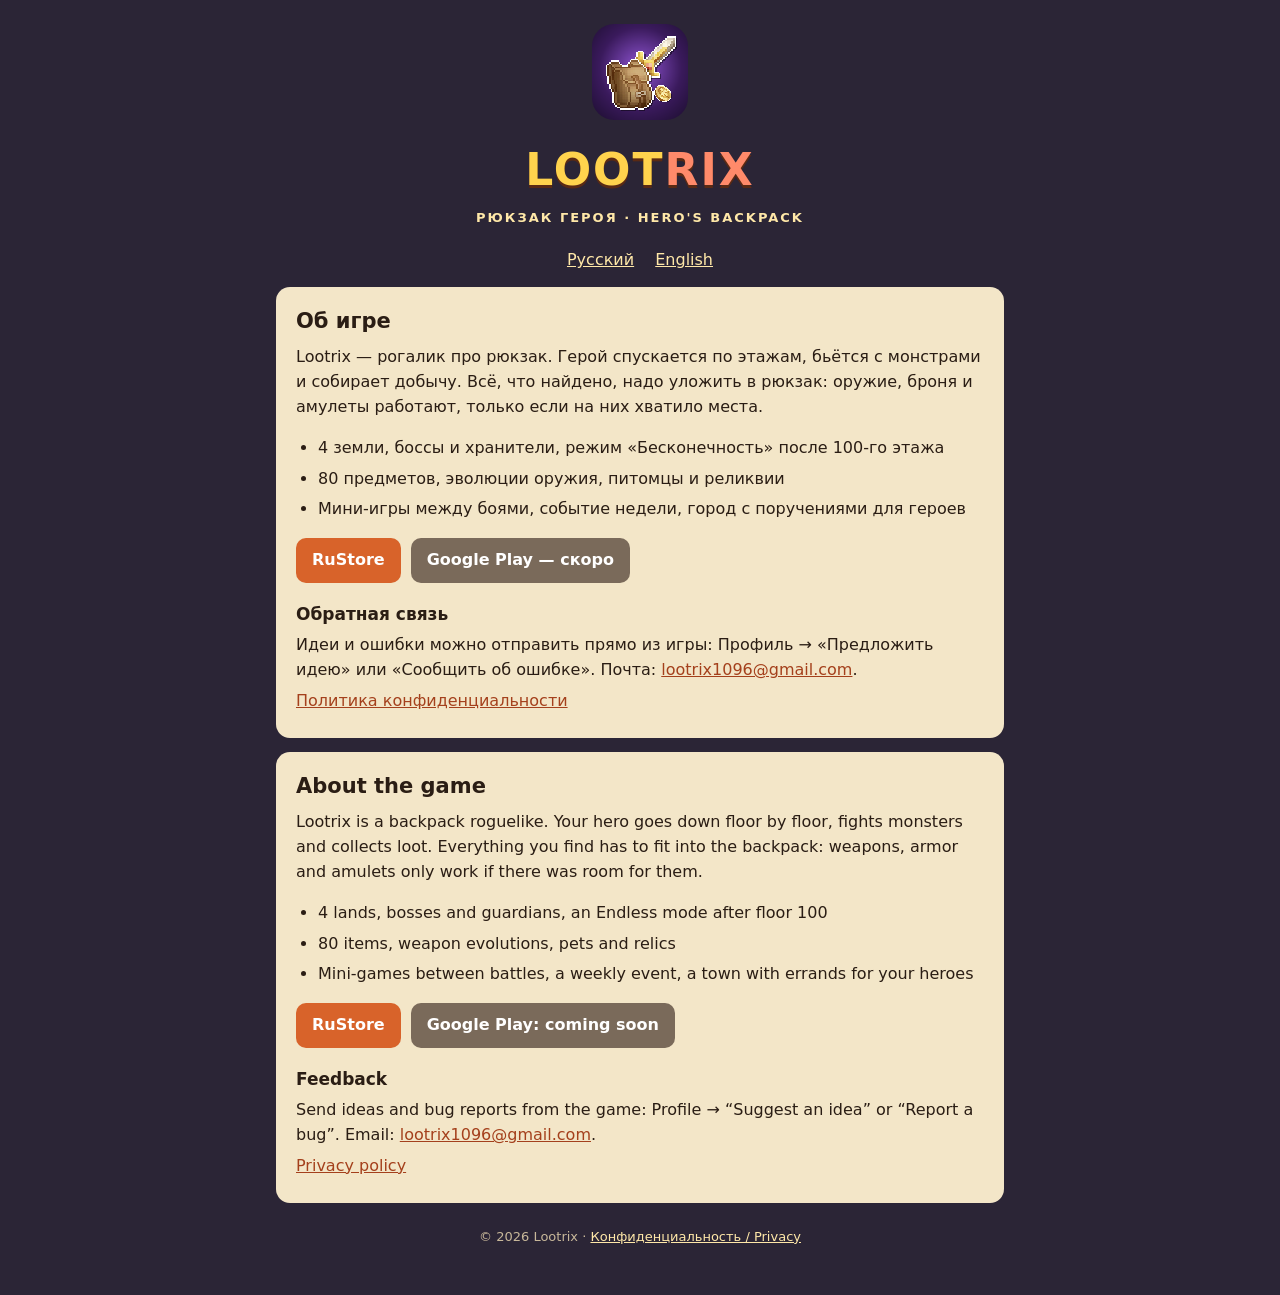
<file: index.html>
<!doctype html>
<html lang="ru">
<head>
<meta charset="utf-8">
<meta name="viewport" content="width=device-width, initial-scale=1">
<title>Lootrix</title>
<meta name="description" content="Lootrix — мобильный рогалик про рюкзак героя: собирай добычу, раскладывай её в рюкзаке и спускайся всё глубже.">
<link rel="icon" href="favicon.png">
<link rel="stylesheet" href="style.css">
</head>
<body>
<main>
  <header>
    <img src="icon.png" alt="">
    <div class="logo">LOOT<b>RIX</b></div>
    <div class="sub">рюкзак героя · hero's backpack</div>
  </header>

  <p class="lang"><a href="#ru">Русский</a> <a href="#en">English</a></p>

  <section id="ru">
    <h2>Об игре</h2>
    <p>Lootrix — рогалик про рюкзак. Герой спускается по этажам, бьётся с монстрами и собирает добычу.
      Всё, что найдено, надо уложить в рюкзак: оружие, броня и амулеты работают, только если на них хватило места.</p>
    <ul>
      <li>4 земли, боссы и хранители, режим «Бесконечность» после 100-го этажа</li>
      <li>80 предметов, эволюции оружия, питомцы и реликвии</li>
      <li>Мини-игры между боями, событие недели, город с поручениями для героев</li>
    </ul>
    <div class="btns">
      <a class="btn" href="https://www.rustore.ru/catalog/app/com.lootrix.game">RuStore</a>
      <span class="btn off">Google Play — скоро</span>
    </div>
    <h3>Обратная связь</h3>
    <p>Идеи и ошибки можно отправить прямо из игры: Профиль → «Предложить идею» или «Сообщить об ошибке».
      Почта: <a class="mail" href="mailto:lootrix1096@gmail.com">lootrix1096@gmail.com</a>.</p>
    <p><a href="privacy.html">Политика конфиденциальности</a></p>
  </section>

  <section id="en">
    <h2>About the game</h2>
    <p>Lootrix is a backpack roguelike. Your hero goes down floor by floor, fights monsters and collects loot.
      Everything you find has to fit into the backpack: weapons, armor and amulets only work if there was room for them.</p>
    <ul>
      <li>4 lands, bosses and guardians, an Endless mode after floor 100</li>
      <li>80 items, weapon evolutions, pets and relics</li>
      <li>Mini-games between battles, a weekly event, a town with errands for your heroes</li>
    </ul>
    <div class="btns">
      <a class="btn" href="https://www.rustore.ru/catalog/app/com.lootrix.game">RuStore</a>
      <span class="btn off">Google Play: coming soon</span>
    </div>
    <h3>Feedback</h3>
    <p>Send ideas and bug reports from the game: Profile → “Suggest an idea” or “Report a bug”.
      Email: <a class="mail" href="mailto:lootrix1096@gmail.com">lootrix1096@gmail.com</a>.</p>
    <p><a href="privacy.html#en">Privacy policy</a></p>
  </section>

  <footer>© 2026 Lootrix · <a href="privacy.html">Конфиденциальность / Privacy</a></footer>
</main>
</body>
</html>
</file>
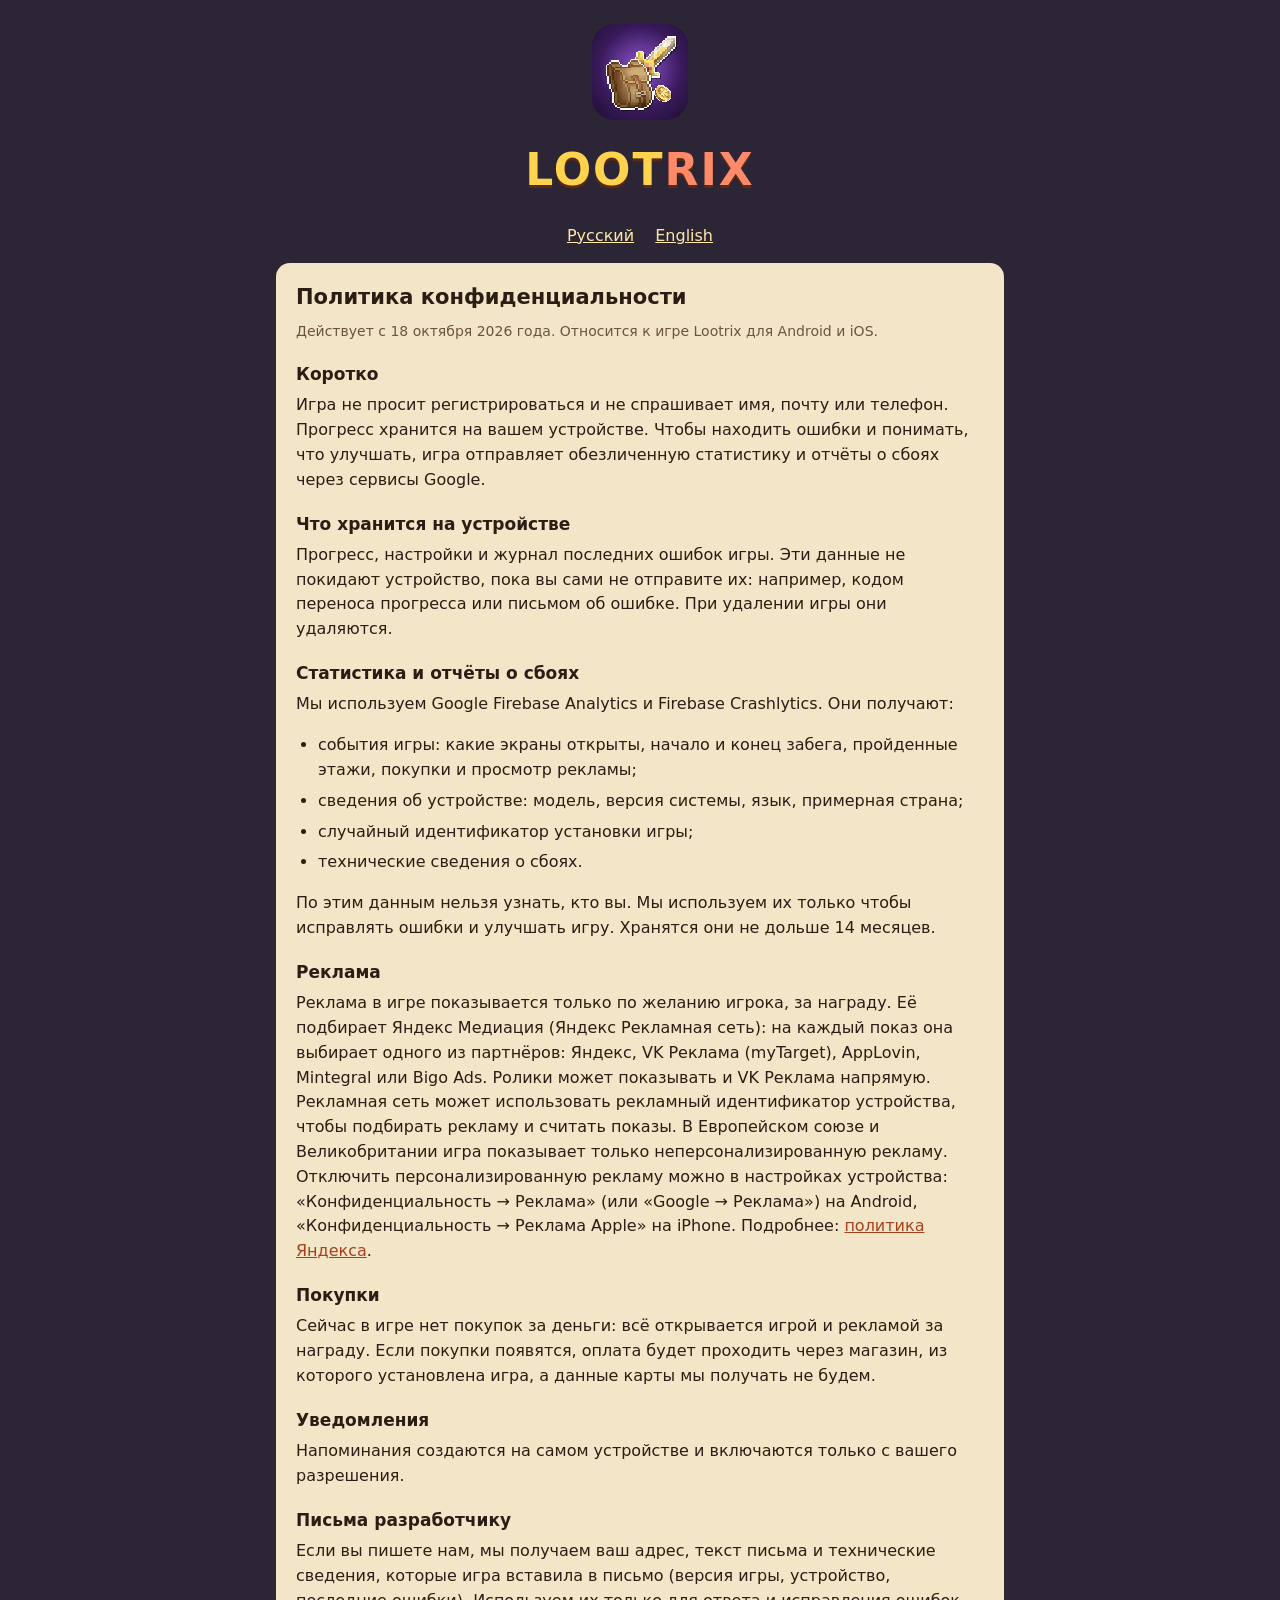
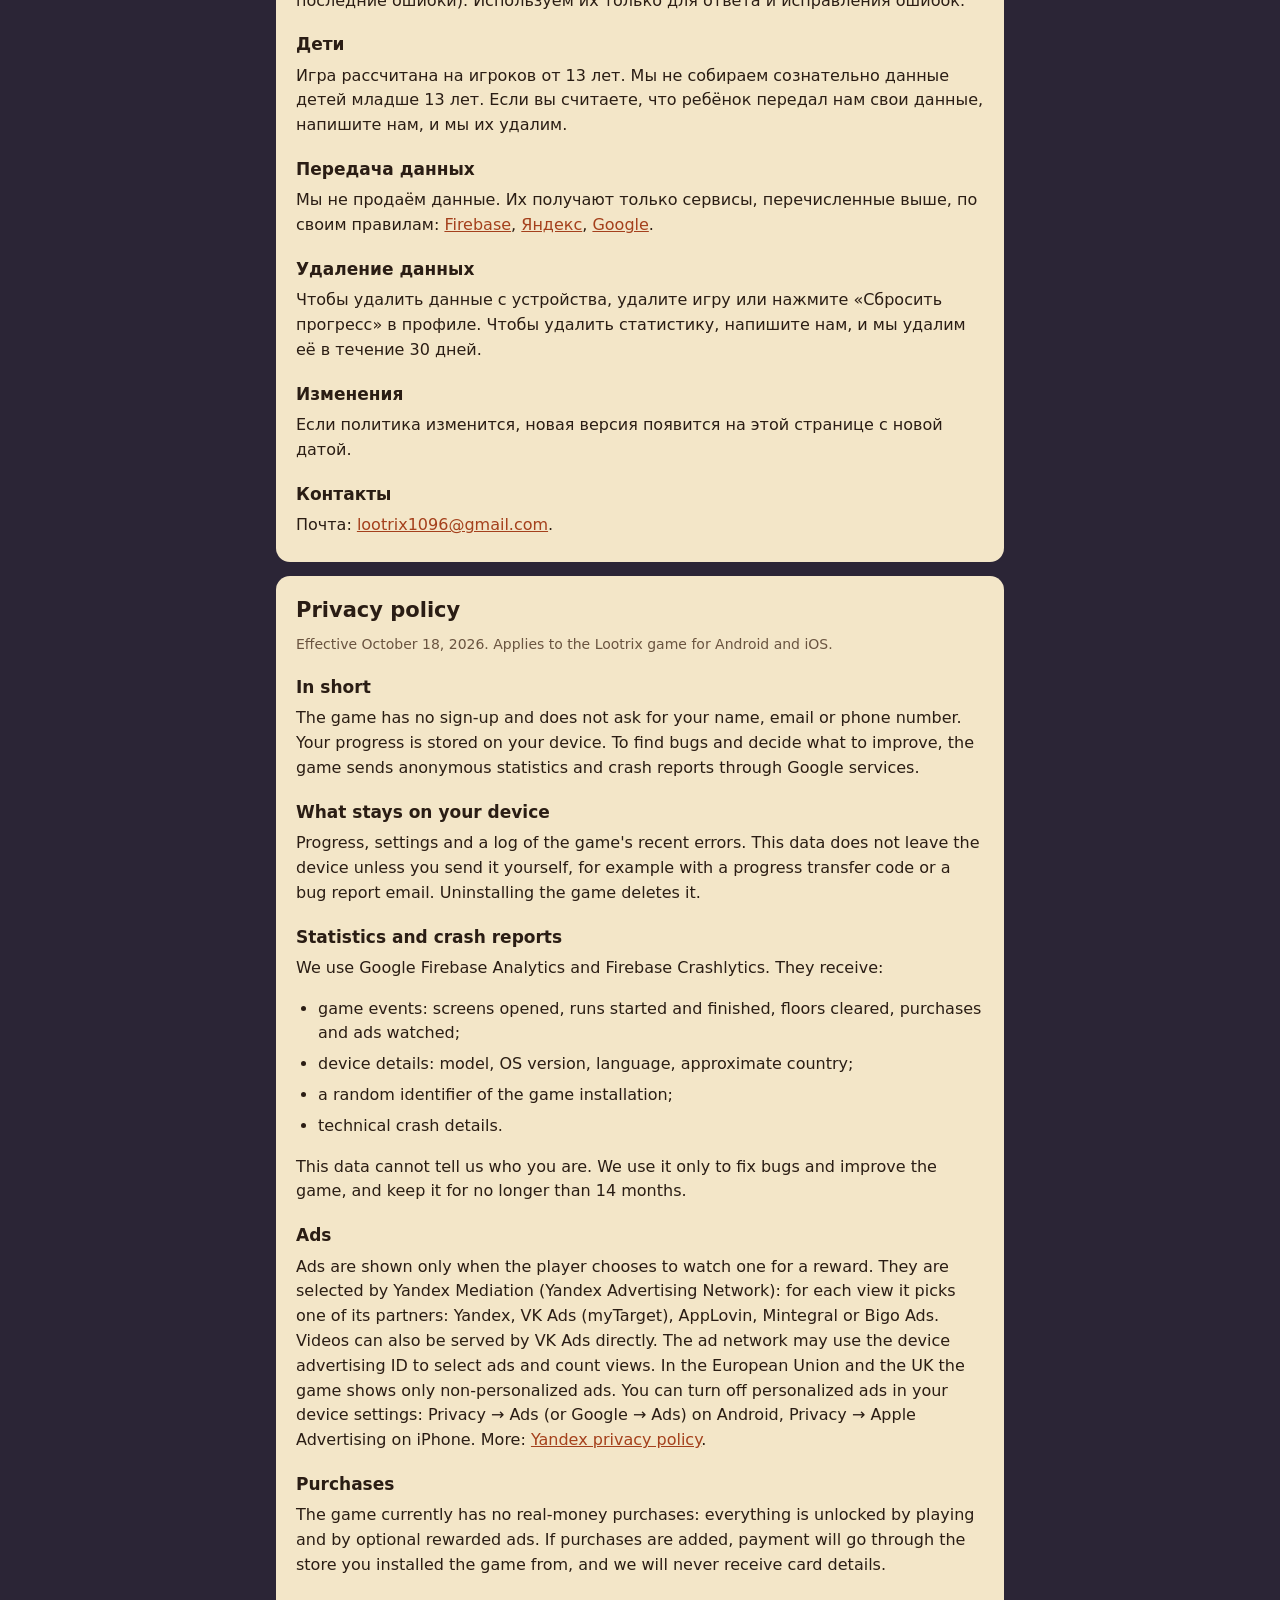
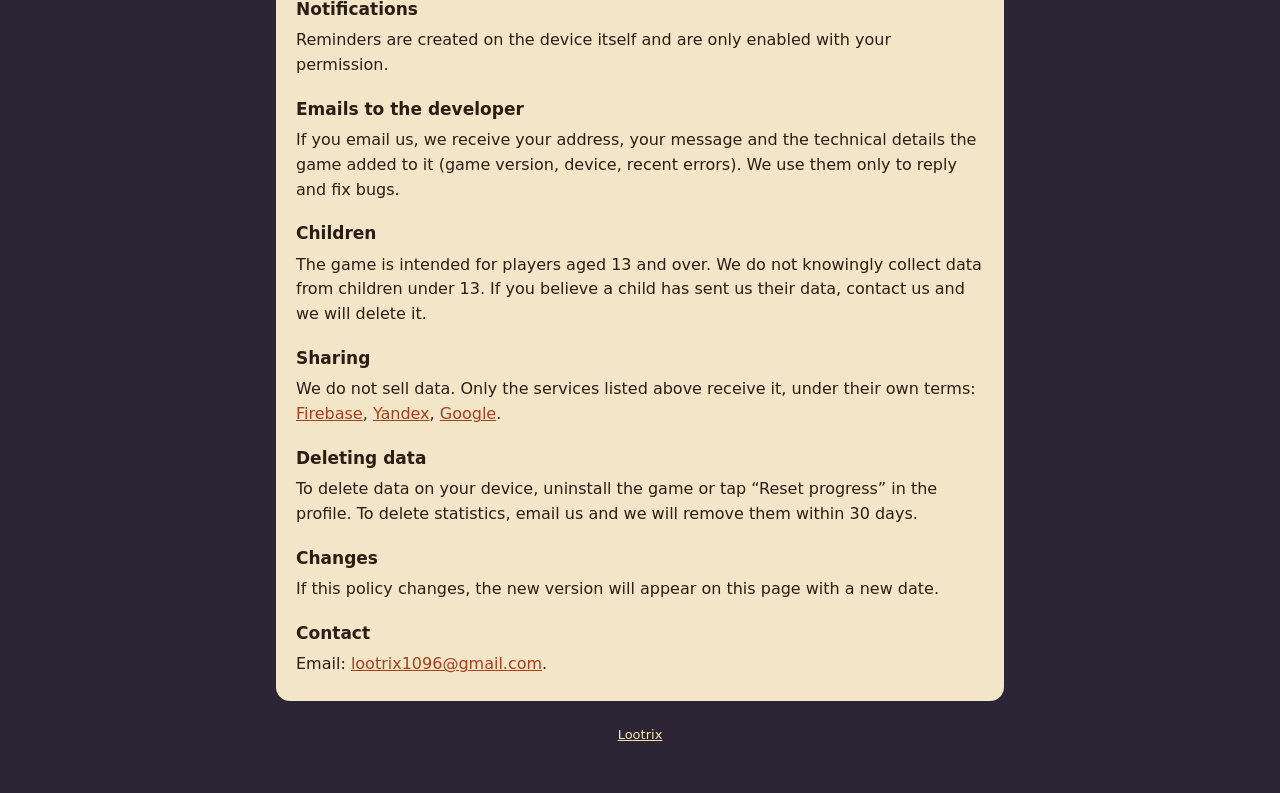
<file: privacy.html>
<!doctype html>
<html lang="ru">
<head>
<meta charset="utf-8">
<meta name="viewport" content="width=device-width, initial-scale=1">
<title>Lootrix · Конфиденциальность</title>
<link rel="icon" href="favicon.png">
<link rel="stylesheet" href="style.css">
</head>
<body>
<main>
  <header>
    <a href="index.html"><img src="icon.png" alt="Lootrix"></a>
    <div class="logo">LOOT<b>RIX</b></div>
  </header>

  <p class="lang"><a href="#ru">Русский</a> <a href="#en">English</a></p>

  <section id="ru">
    <h2>Политика конфиденциальности</h2>
    <p class="muted">Действует с 18 октября 2026 года. Относится к игре Lootrix для Android и iOS.</p>

    <h3>Коротко</h3>
    <p>Игра не просит регистрироваться и не спрашивает имя, почту или телефон. Прогресс хранится на вашем устройстве.
      Чтобы находить ошибки и понимать, что улучшать, игра отправляет обезличенную статистику и отчёты о сбоях через сервисы Google.</p>

    <h3>Что хранится на устройстве</h3>
    <p>Прогресс, настройки и журнал последних ошибок игры. Эти данные не покидают устройство, пока вы сами не отправите их:
      например, кодом переноса прогресса или письмом об ошибке. При удалении игры они удаляются.</p>

    <h3>Статистика и отчёты о сбоях</h3>
    <p>Мы используем Google Firebase Analytics и Firebase Crashlytics. Они получают:</p>
    <ul>
      <li>события игры: какие экраны открыты, начало и конец забега, пройденные этажи, покупки и просмотр рекламы;</li>
      <li>сведения об устройстве: модель, версия системы, язык, примерная страна;</li>
      <li>случайный идентификатор установки игры;</li>
      <li>технические сведения о сбоях.</li>
    </ul>
    <p>По этим данным нельзя узнать, кто вы. Мы используем их только чтобы исправлять ошибки и улучшать игру.
      Хранятся они не дольше 14 месяцев.</p>

    <h3>Реклама</h3>
    <p>Реклама в игре показывается только по желанию игрока, за награду. Её подбирает Яндекс Медиация (Яндекс Рекламная сеть):
      на каждый показ она выбирает одного из партнёров: Яндекс, VK Реклама (myTarget), AppLovin, Mintegral или Bigo Ads. Ролики может показывать и VK Реклама напрямую.
      Рекламная сеть может использовать рекламный идентификатор устройства, чтобы подбирать рекламу и считать показы.
      В Европейском союзе и Великобритании игра показывает только неперсонализированную рекламу.
      Отключить персонализированную рекламу можно в настройках устройства: «Конфиденциальность → Реклама» (или «Google → Реклама») на Android, «Конфиденциальность → Реклама Apple» на iPhone.
      Подробнее: <a href="https://yandex.ru/legal/confidential/">политика Яндекса</a>.</p>

    <h3>Покупки</h3>
    <p>Сейчас в игре нет покупок за деньги: всё открывается игрой и рекламой за награду.
      Если покупки появятся, оплата будет проходить через магазин, из которого установлена игра, а данные карты мы получать не будем.</p>

    <h3>Уведомления</h3>
    <p>Напоминания создаются на самом устройстве и включаются только с вашего разрешения.</p>

    <h3>Письма разработчику</h3>
    <p>Если вы пишете нам, мы получаем ваш адрес, текст письма и технические сведения, которые игра вставила в письмо
      (версия игры, устройство, последние ошибки). Используем их только для ответа и исправления ошибок.</p>

    <h3>Дети</h3>
    <p>Игра рассчитана на игроков от 13 лет. Мы не собираем сознательно данные детей младше 13 лет.
      Если вы считаете, что ребёнок передал нам свои данные, напишите нам, и мы их удалим.</p>

    <h3>Передача данных</h3>
    <p>Мы не продаём данные. Их получают только сервисы, перечисленные выше, по своим правилам:
      <a href="https://firebase.google.com/support/privacy">Firebase</a>,
      <a href="https://yandex.ru/legal/confidential/">Яндекс</a>,
      <a href="https://policies.google.com/privacy">Google</a>.</p>

    <h3>Удаление данных</h3>
    <p>Чтобы удалить данные с устройства, удалите игру или нажмите «Сбросить прогресс» в профиле.
      Чтобы удалить статистику, напишите нам, и мы удалим её в течение 30 дней.</p>

    <h3>Изменения</h3>
    <p>Если политика изменится, новая версия появится на этой странице с новой датой.</p>

    <h3>Контакты</h3>
    <p>Почта: <a class="mail" href="mailto:lootrix1096@gmail.com">lootrix1096@gmail.com</a>.</p>
  </section>

  <section id="en">
    <h2>Privacy policy</h2>
    <p class="muted">Effective October 18, 2026. Applies to the Lootrix game for Android and iOS.</p>

    <h3>In short</h3>
    <p>The game has no sign-up and does not ask for your name, email or phone number. Your progress is stored on your device.
      To find bugs and decide what to improve, the game sends anonymous statistics and crash reports through Google services.</p>

    <h3>What stays on your device</h3>
    <p>Progress, settings and a log of the game's recent errors. This data does not leave the device unless you send it yourself,
      for example with a progress transfer code or a bug report email. Uninstalling the game deletes it.</p>

    <h3>Statistics and crash reports</h3>
    <p>We use Google Firebase Analytics and Firebase Crashlytics. They receive:</p>
    <ul>
      <li>game events: screens opened, runs started and finished, floors cleared, purchases and ads watched;</li>
      <li>device details: model, OS version, language, approximate country;</li>
      <li>a random identifier of the game installation;</li>
      <li>technical crash details.</li>
    </ul>
    <p>This data cannot tell us who you are. We use it only to fix bugs and improve the game, and keep it for no longer than 14 months.</p>

    <h3>Ads</h3>
    <p>Ads are shown only when the player chooses to watch one for a reward. They are selected by Yandex Mediation (Yandex Advertising Network):
      for each view it picks one of its partners: Yandex, VK Ads (myTarget), AppLovin, Mintegral or Bigo Ads. Videos can also be served by VK Ads directly.
      The ad network may use the device advertising ID to select ads and count views.
      In the European Union and the UK the game shows only non-personalized ads.
      You can turn off personalized ads in your device settings: Privacy → Ads (or Google → Ads) on Android, Privacy → Apple Advertising on iPhone.
      More: <a href="https://yandex.com/legal/confidential/">Yandex privacy policy</a>.</p>

    <h3>Purchases</h3>
    <p>The game currently has no real-money purchases: everything is unlocked by playing and by optional rewarded ads.
      If purchases are added, payment will go through the store you installed the game from, and we will never receive card details.</p>

    <h3>Notifications</h3>
    <p>Reminders are created on the device itself and are only enabled with your permission.</p>

    <h3>Emails to the developer</h3>
    <p>If you email us, we receive your address, your message and the technical details the game added to it
      (game version, device, recent errors). We use them only to reply and fix bugs.</p>

    <h3>Children</h3>
    <p>The game is intended for players aged 13 and over. We do not knowingly collect data from children under 13.
      If you believe a child has sent us their data, contact us and we will delete it.</p>

    <h3>Sharing</h3>
    <p>We do not sell data. Only the services listed above receive it, under their own terms:
      <a href="https://firebase.google.com/support/privacy">Firebase</a>,
      <a href="https://yandex.com/legal/confidential/">Yandex</a>,
      <a href="https://policies.google.com/privacy">Google</a>.</p>

    <h3>Deleting data</h3>
    <p>To delete data on your device, uninstall the game or tap “Reset progress” in the profile.
      To delete statistics, email us and we will remove them within 30 days.</p>

    <h3>Changes</h3>
    <p>If this policy changes, the new version will appear on this page with a new date.</p>

    <h3>Contact</h3>
    <p>Email: <a class="mail" href="mailto:lootrix1096@gmail.com">lootrix1096@gmail.com</a>.</p>
  </section>

  <footer><a href="index.html">Lootrix</a></footer>
</main>
</body>
</html>
</file>
<file: style.css>
:root {
  --bg: #2b2536; --card: #f3e6c8; --ink: #2a1d14; --ink2: #6a5440; --gold: #ffd34d; --red: #d8321f; --link: #a4401c;
}
@media (prefers-color-scheme: dark) {
  :root:not([data-theme="light"]) { --card: #3a3246; --ink: #f3e6c8; --ink2: #c8b89a; --link: #ffb08a; }
}
* { box-sizing: border-box; }
body { margin: 0; background: var(--bg); color: var(--ink); font: 16px/1.55 system-ui, -apple-system, "Segoe UI", Roboto, sans-serif; }
main { max-width: 760px; margin: 0 auto; padding: 24px 16px 48px; }
header { text-align: center; color: #fff; margin-bottom: 20px; }
header img { width: 96px; height: 96px; image-rendering: pixelated; border-radius: 22px; }
.logo { margin: 8px 0 0; font-size: 44px; font-weight: 900; letter-spacing: 2px; color: var(--gold); text-shadow: 0 3px 0 #5a2a14; }
.logo b { color: #ff8a6a; }
.sub { margin: 4px 0 0; color: #ffe8a8; letter-spacing: 2px; text-transform: uppercase; font-size: 13px; font-weight: 700; }
section { background: var(--card); border-radius: 14px; padding: 18px 20px; margin: 14px 0; }
h2 { margin: 0 0 8px; font-size: 21px; }
h3 { margin: 18px 0 4px; font-size: 17px; }
p, li { margin: 6px 0; }
ul { padding-left: 22px; }
a { color: var(--link); }
.muted { color: var(--ink2); font-size: 14px; }
.lang { text-align: center; margin: 0 0 6px; }
.lang a { color: #ffe8a8; margin: 0 8px; }
.btns { display: flex; flex-wrap: wrap; gap: 10px; margin-top: 10px; }
.btn { display: inline-block; padding: 10px 16px; border-radius: 10px; background: #d8632a; color: #fff; text-decoration: none; font-weight: 700; }
.btn.off { background: #7a6a5a; pointer-events: none; }
footer { text-align: center; color: #c8b89a; font-size: 13px; margin-top: 24px; }
footer a { color: #ffe8a8; }
</file>
